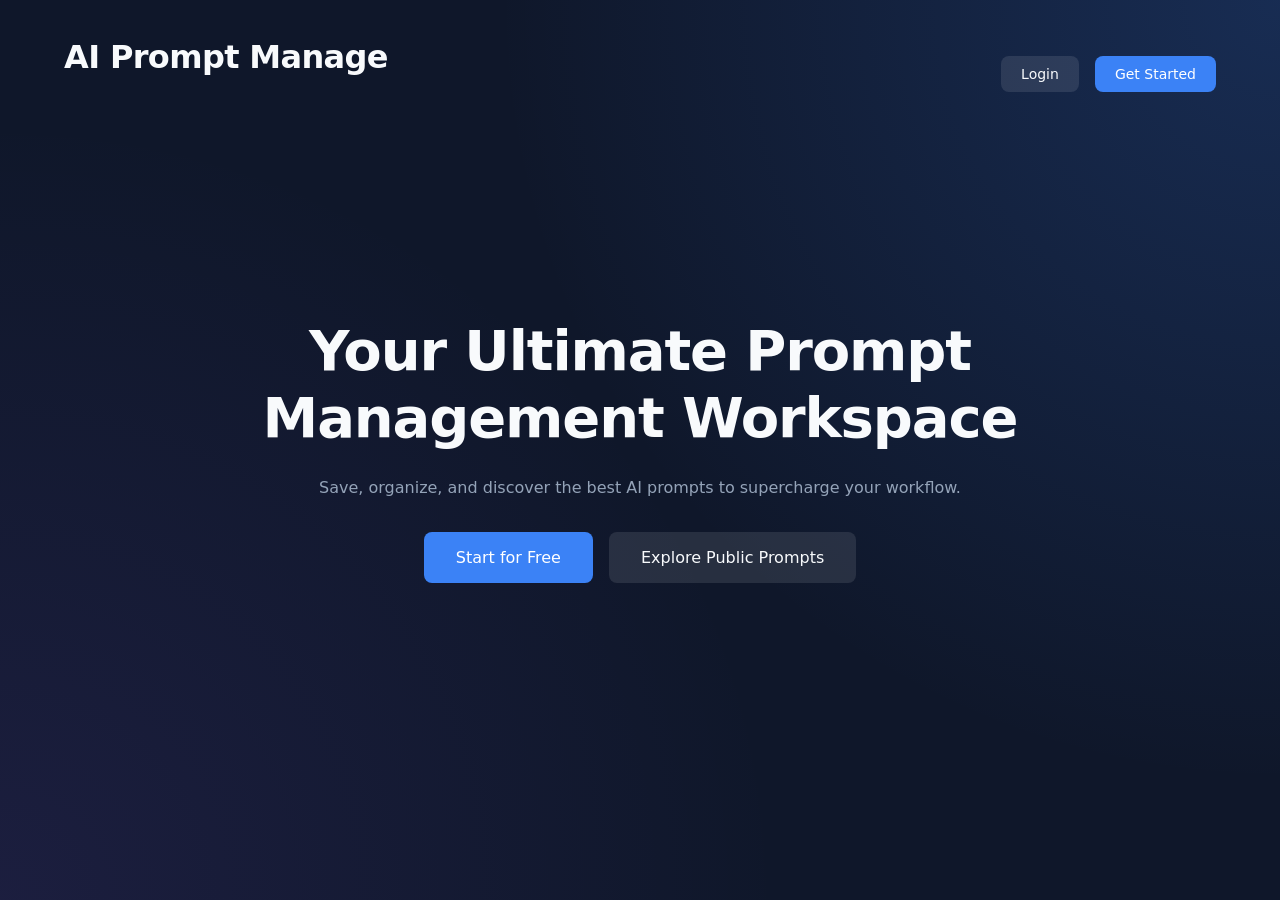
<file: index.html>
<!DOCTYPE html>
<html lang="en">

<head>
  <meta charset="UTF-8">
  <meta name="viewport" content="width=device-width, initial-scale=1.0">
  <title>Prompt App - Manage Your Prompts</title>
  <link rel="stylesheet" href="css/base.css">
  <link rel="stylesheet" href="css/layout.css">
  <link rel="stylesheet" href="css/components/buttons.css">
  <link rel="stylesheet" href="css/components/cards.css">
  <link rel="stylesheet" href="css/components/forms.css">
  <link rel="stylesheet" href="css/components/tags.css">
  <link rel="stylesheet" href="css/components/toast.css">
  <link rel="stylesheet" href="css/components/pagination.css">
  <link rel="stylesheet" href="css/components/modal.css">
  <link rel="stylesheet" href="css/pages/landing.css">

</head>

<body>

  <nav class="landing-nav">
    <h2>AI Prompt Manage</h2>
    <div class="hero-btns">
      <a href="pages/auth/login.html" class="btn btn-secondary">Login</a>
      <a href="pages/auth/register.html" class="btn btn-primary">Get Started</a>
    </div>
  </nav>

  <section class="landing-hero">
    <h1>Your Ultimate Prompt Management Workspace</h1>
    <p>Save, organize, and discover the best AI prompts to supercharge your workflow.</p>
    <div class="hero-btns">
      <a href="pages/auth/register.html" class="btn btn-primary" style="padding: 16px 32px; font-size: 16px;">Start for
        Free</a>
      <a href="pages/public/public.html?view=public" class="btn btn-secondary"
        style="padding: 16px 32px; font-size: 16px;">Explore Public Prompts</a>
    </div>
  </section>

</body>

</html>
</file>
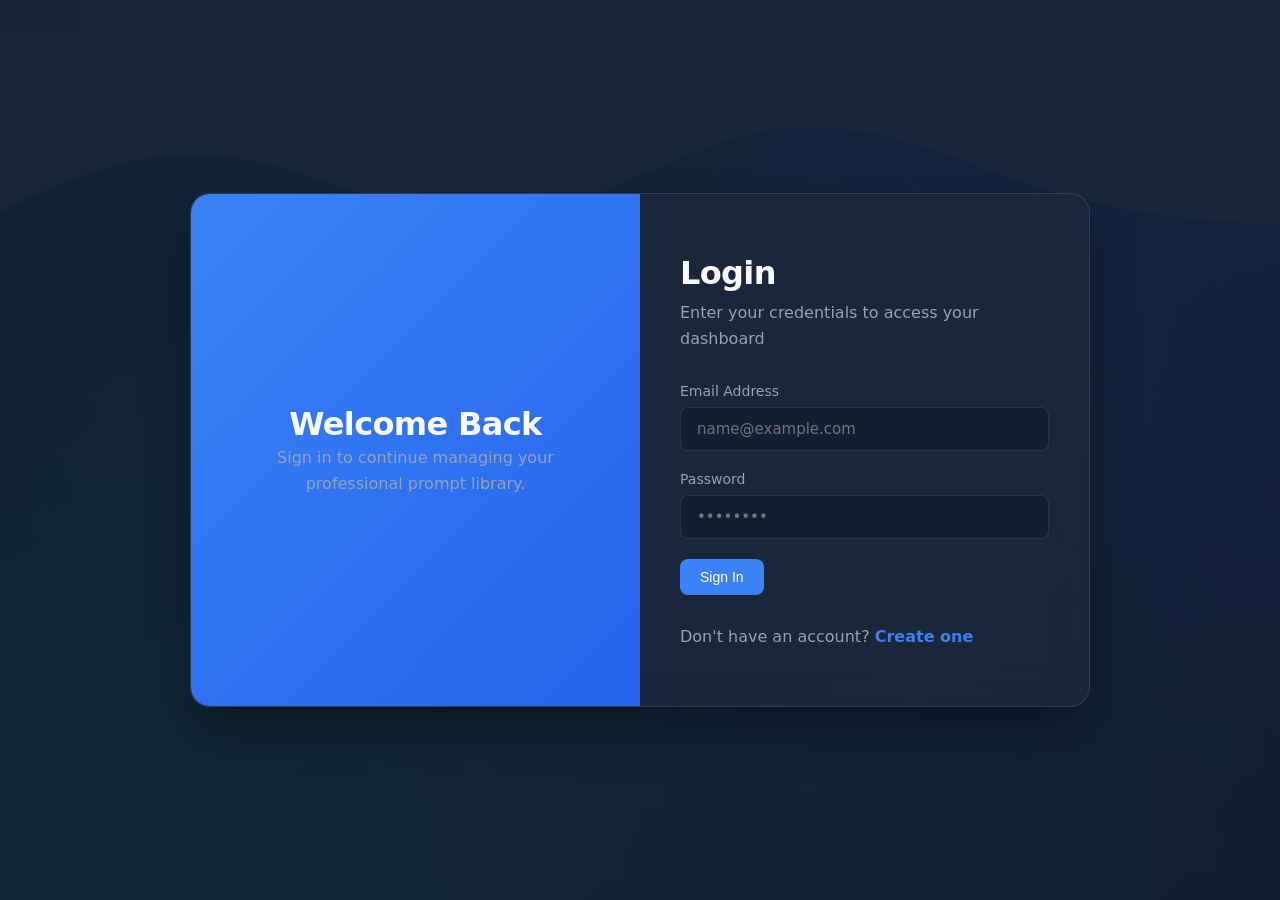
<file: pages/auth/login.html>
<!DOCTYPE html>
<html lang="en">
<head>
  <meta charset="UTF-8">
  <meta name="viewport" content="width=device-width, initial-scale=1.0">
  <title>Login - AI Prompt Manager</title>
  <link rel="stylesheet" href="../../css/base.css">
  <link rel="stylesheet" href="../../css/layout.css">
  <link rel="stylesheet" href="../../css/components/buttons.css">
  <link rel="stylesheet" href="../../css/components/cards.css">
  <link rel="stylesheet" href="../../css/components/forms.css">
  <link rel="stylesheet" href="../../css/components/tags.css">
  <link rel="stylesheet" href="../../css/components/toast.css">
  <link rel="stylesheet" href="../../css/components/pagination.css">
  <link rel="stylesheet" href="../../css/components/modal.css">
  <link rel="stylesheet" href="../../css/pages/auth.css">

</head>
<body class="auth-layout">

<div class="auth-container">
  <div class="auth-info">
    <h2>Welcome Back</h2>
    <p>Sign in to continue managing your professional prompt library.</p>
  </div>
  <div class="auth-card">
    <h1 class="auth-title">Login</h1>
    <p class="auth-subtitle">Enter your credentials to access your dashboard</p>
    
    <form id="loginForm">
      <div class="form-group">
        <label for="email">Email Address</label>
        <input type="email" id="email" class="form-control" placeholder="name@example.com" required>
      </div>
      <div class="form-group">
        <label for="password">Password</label>
        <input type="password" id="password" class="form-control" placeholder="••••••••" required>
      </div>
      <button type="submit" class="btn btn-primary">Sign In</button>
    </form>
    
    <div class="auth-footer">
      Don't have an account? <a href="register.html">Create one</a>
    </div>
  </div>
</div>

<script src="../../js/data/categories.js"></script>
<script src="../../js/data/prompts.js"></script>
<script src="../../js/utils.js"></script>
<script src="auth.js"></script>
</body>
</html>
</file>
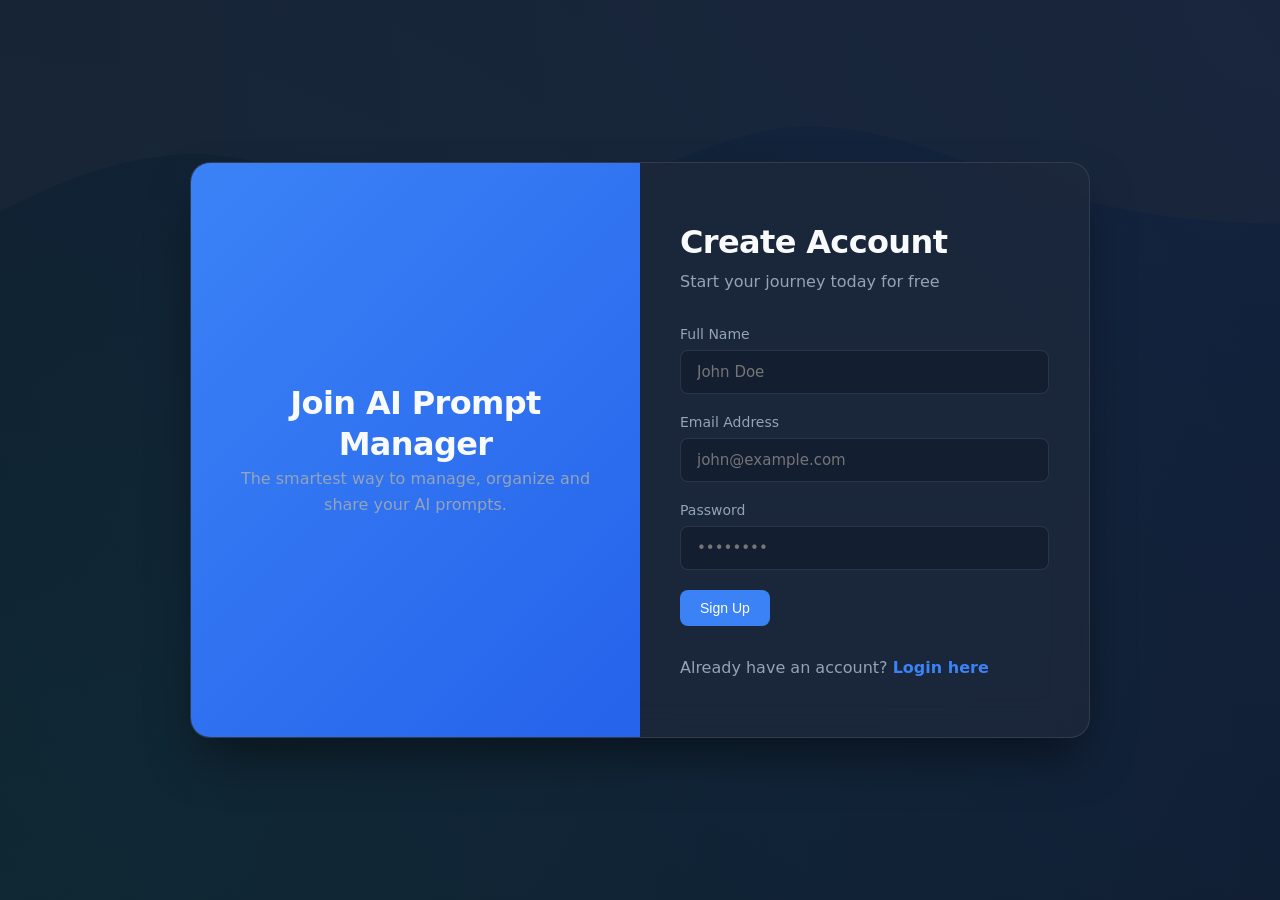
<file: pages/auth/register.html>
<!DOCTYPE html>
<html lang="en">
<head>
  <meta charset="UTF-8">
  <meta name="viewport" content="width=device-width, initial-scale=1.0">
  <title>Register - AI Prompt Manager</title>
  <link rel="stylesheet" href="../../css/base.css">
  <link rel="stylesheet" href="../../css/layout.css">
  <link rel="stylesheet" href="../../css/components/buttons.css">
  <link rel="stylesheet" href="../../css/components/cards.css">
  <link rel="stylesheet" href="../../css/components/forms.css">
  <link rel="stylesheet" href="../../css/components/tags.css">
  <link rel="stylesheet" href="../../css/components/toast.css">
  <link rel="stylesheet" href="../../css/components/pagination.css">
  <link rel="stylesheet" href="../../css/components/modal.css">
  <link rel="stylesheet" href="../../css/pages/auth.css">

</head>
<body class="auth-layout">

<div class="auth-container">
  <div class="auth-info">
    <h2>Join AI Prompt Manager</h2>
    <p>The smartest way to manage, organize and share your AI prompts.</p>
  </div>
  <div class="auth-card">
    <h1 class="auth-title">Create Account</h1>
    <p class="auth-subtitle">Start your journey today for free</p>
    
    <form id="registerForm">
      <div class="form-group">
        <label for="name">Full Name</label>
        <input type="text" id="name" class="form-control" placeholder="John Doe" required>
      </div>
      <div class="form-group">
        <label for="email">Email Address</label>
        <input type="email" id="email" class="form-control" placeholder="john@example.com" required>
      </div>
      <div class="form-group">
        <label for="password">Password</label>
        <input type="password" id="password" class="form-control" placeholder="••••••••" required>
      </div>
      <button type="submit" class="btn btn-primary">Sign Up</button>
    </form>
    
    <div class="auth-footer">
      Already have an account? <a href="login.html">Login here</a>
    </div>
  </div>
</div>

<script src="../../js/data/categories.js"></script>
<script src="../../js/data/prompts.js"></script>
<script src="../../js/utils.js"></script>
<script src="auth.js"></script>
</body>
</html>
</file>
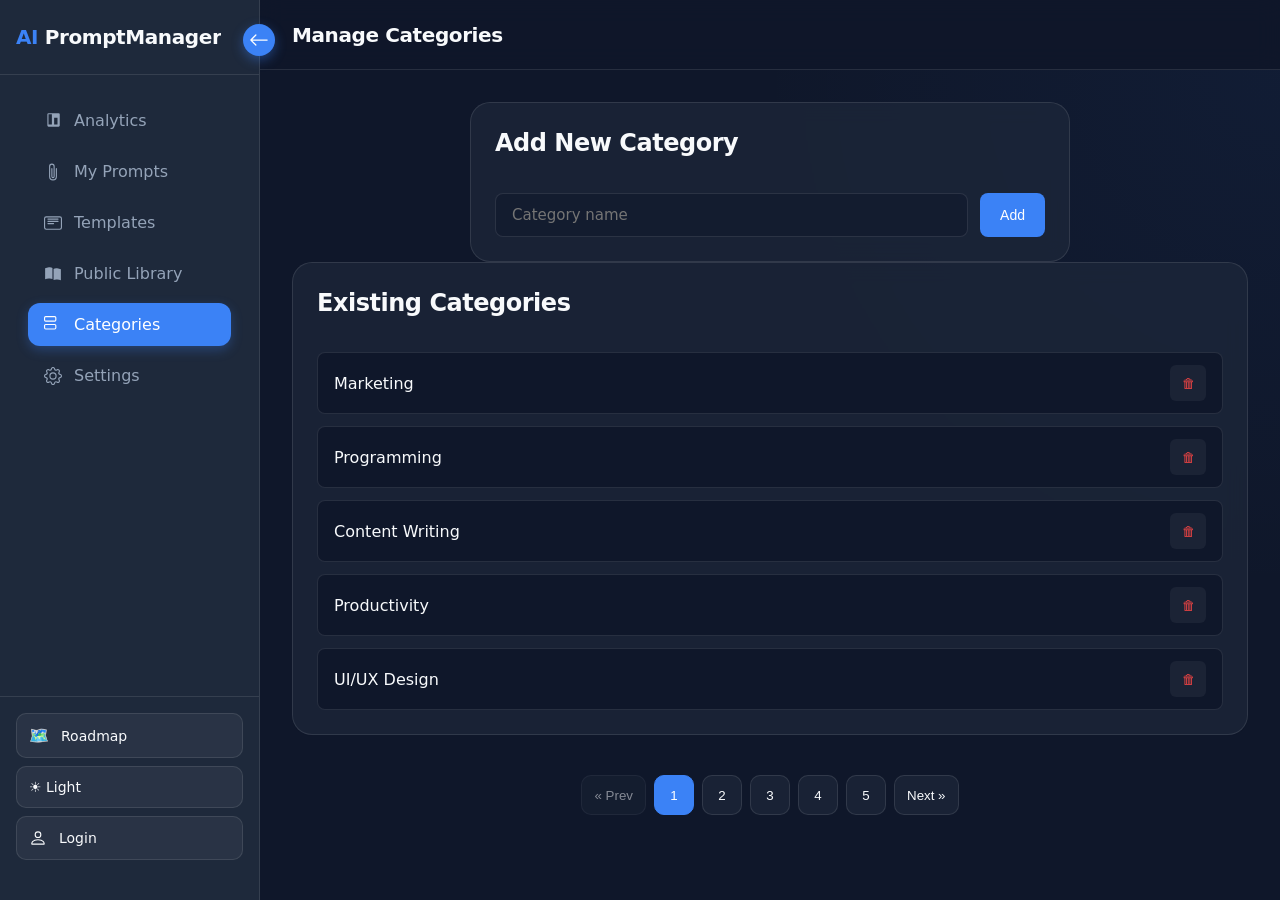
<file: pages/categories/categories.html>
<!DOCTYPE html>
<html lang="en">
<head>
  <meta charset="UTF-8">
  <meta name="viewport" content="width=device-width, initial-scale=1.0">
  <title>Categories - AI Prompt Manager</title>
  <link rel="stylesheet" href="../../css/base.css">
  <link rel="stylesheet" href="../../css/layout.css">
  <link rel="stylesheet" href="../../css/components/buttons.css">
  <link rel="stylesheet" href="../../css/components/cards.css">
  <link rel="stylesheet" href="../../css/components/forms.css">
  <link rel="stylesheet" href="../../css/components/tags.css">
  <link rel="stylesheet" href="../../css/components/toast.css">
  <link rel="stylesheet" href="../../css/components/pagination.css">
  <link rel="stylesheet" href="../../css/components/modal.css">
</head>
<body>

<div class="dashboard-layout">
  <div class="sidebar-container"></div>

  <div class="main-wrapper">
    <header class="dashboard-header">
      <div class="header-title">
        <h1>Manage Categories</h1>
      </div>
    </header>
    
    <main class="content-area">
      <div class="content-container">
        <div class="form-card center-card mb-3">
          <h3 class="mb-2">Add New Category</h3>
          <form id="addCategoryForm" style="display: flex; gap: 12px;">
            <input type="text" id="newCategory" class="form-control" placeholder="Category name" required style="flex: 1;">
            <button type="submit" class="btn btn-primary">Add</button>
          </form>
        </div>

        <div class="card">
          <h3 class="mb-2">Existing Categories</h3>
          <ul id="categoryList" style="list-style: none; display: flex; flex-direction: column; gap: 12px;">
            
          </ul>
        </div>
        <div id="pagination" class="pagination"></div>
      </div>
    </main>
  </div>
</div>

<script src="../../js/data/categories.js"></script>
<script src="../../js/data/prompts.js"></script>
<script src="../../js/utils.js"></script>
<script src="../../js/components.js"></script>
<script src="categories.js"></script>
</body>
</html>
</file>
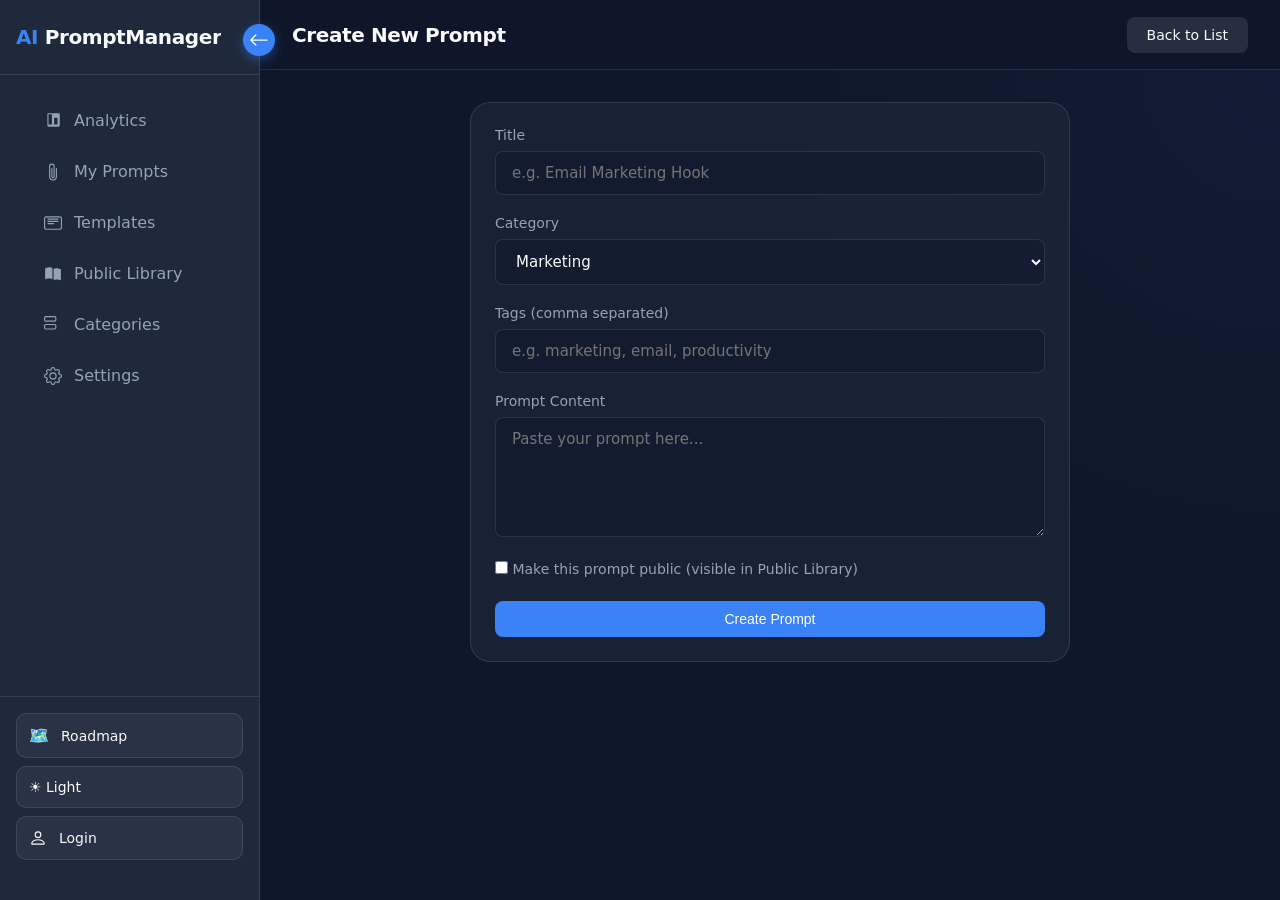
<file: pages/prompts/create.html>
<!DOCTYPE html>
<html lang="en">

<head>
  <meta charset="UTF-8">
  <meta name="viewport" content="width=device-width, initial-scale=1.0">
  <title>New Prompt - AI Prompt Manager</title>
  <link rel="stylesheet" href="../../css/base.css">
  <link rel="stylesheet" href="../../css/layout.css">
  <link rel="stylesheet" href="../../css/components/buttons.css">
  <link rel="stylesheet" href="../../css/components/cards.css">
  <link rel="stylesheet" href="../../css/components/forms.css">
  <link rel="stylesheet" href="../../css/components/tags.css">
  <link rel="stylesheet" href="../../css/components/toast.css">
  <link rel="stylesheet" href="../../css/components/pagination.css">
  <link rel="stylesheet" href="../../css/components/modal.css">
</head>

<body>

  <div class="dashboard-layout">
    <div class="sidebar-container"></div>

    <div class="main-wrapper">
      <header class="dashboard-header">
        <div class="header-title">
          <h1>Create New Prompt</h1>
        </div>
        <div>
          <a href="prompts.html" class="btn btn-secondary">Back to List</a>
        </div>
      </header>

      <main class="content-area">
        <div class="content-container">
          <div class="form-card center-card">
            <form id="createPromptForm">
              <div class="form-group">
                <label for="title">Title</label>
                <input type="text" id="title" class="form-control" placeholder="e.g. Email Marketing Hook" required>
              </div>

              <div class="form-group">
                <label for="category">Category</label>
                <select id="category" class="form-control"></select>
              </div>

              <div class="form-group">
                <label for="tags">Tags (comma separated)</label>
                <input type="text" id="tags" class="form-control" placeholder="e.g. marketing, email, productivity">
              </div>

              <div class="form-group">
                <label for="text">Prompt Content</label>
                <textarea id="text" class="form-control" placeholder="Paste your prompt here..." required></textarea>
              </div>

              <div class="form-group">
                <label class="checkbox-label">
                  <input type="checkbox" id="public">
                  <span>Make this prompt public (visible in Public Library)</span>
                </label>
              </div>

              <div class="mt-3">
                <button type="submit" class="btn btn-primary" style="width: 100%;">Create Prompt</button>
              </div>
            </form>
          </div>
        </div>
      </main>
    </div>
  </div>

  <script src="../../js/data/categories.js"></script>
  <script src="../../js/data/prompts.js"></script>
  <script src="../../js/utils.js"></script>
  <script src="../../js/components.js"></script>
  <script src="create.js"></script>
</body>

</html>
</file>
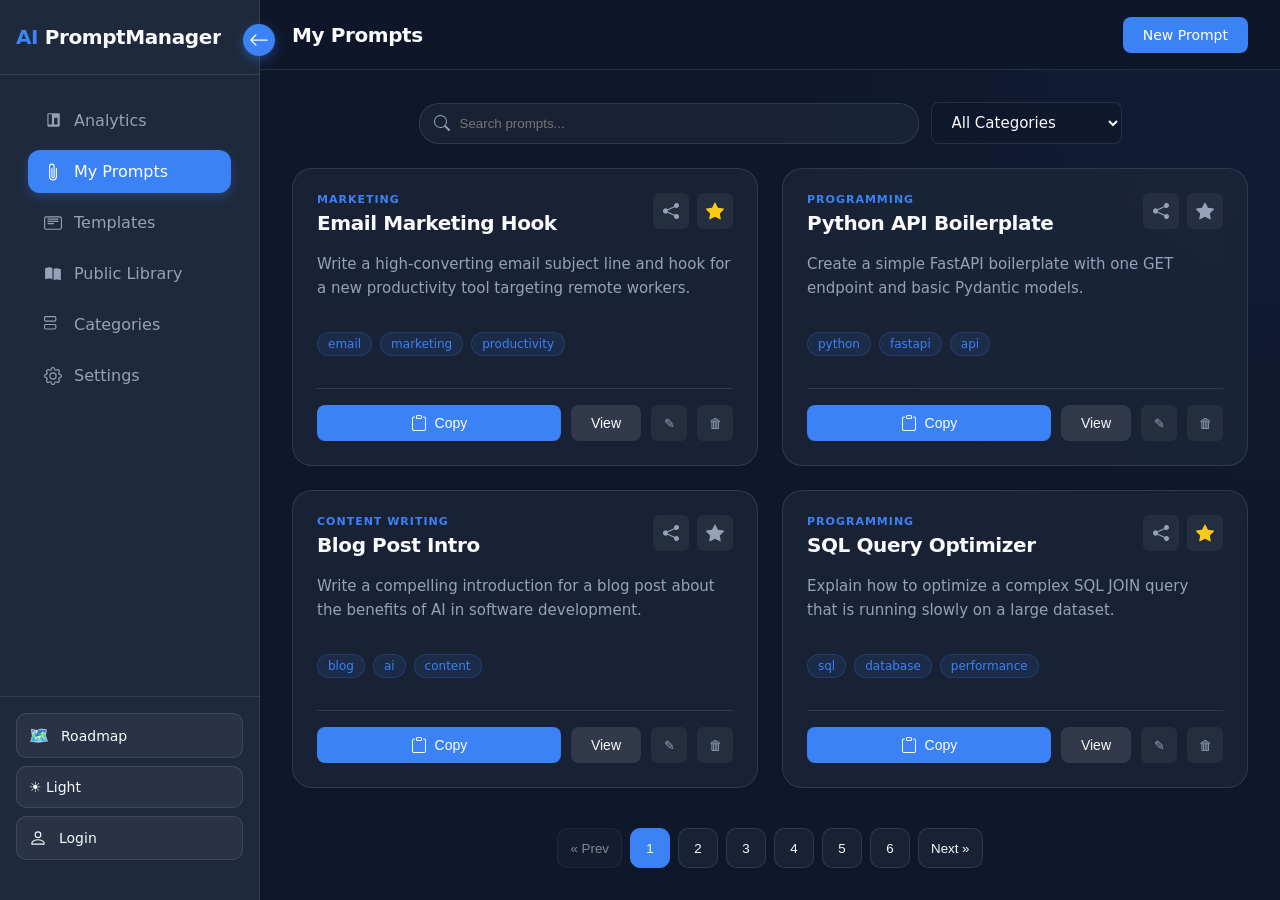
<file: pages/prompts/edit.html>
<!DOCTYPE html>
<html lang="en">
<head>
  <meta charset="UTF-8">
  <meta name="viewport" content="width=device-width, initial-scale=1.0">
  <title>Edit Prompt - AI Prompt Manager</title>
  <link rel="stylesheet" href="../../css/base.css">
  <link rel="stylesheet" href="../../css/layout.css">
  <link rel="stylesheet" href="../../css/components/buttons.css">
  <link rel="stylesheet" href="../../css/components/cards.css">
  <link rel="stylesheet" href="../../css/components/forms.css">
  <link rel="stylesheet" href="../../css/components/tags.css">
  <link rel="stylesheet" href="../../css/components/toast.css">
  <link rel="stylesheet" href="../../css/components/pagination.css">
  <link rel="stylesheet" href="../../css/components/modal.css">
</head>
<body>

<div class="dashboard-layout">
  <div class="sidebar-container"></div>

  <div class="main-wrapper">
    <header class="dashboard-header">
      <div class="header-title">
        <h1>Edit Prompt</h1>
      </div>
      <div>
        <a href="prompts.html" class="btn btn-secondary">Cancel</a>
      </div>
    </header>
    
    <main class="content-area">
      <div class="content-container">
        <div class="form-card center-card">
          <form id="editPromptForm">
            <div class="form-group">
              <label for="title">Title</label>
              <input type="text" id="title" class="form-control" required>
            </div>
            
            <div class="form-group">
              <label for="category">Category</label>
              <select id="category" class="form-control"></select>
            </div>

            <div class="form-group">
              <label for="tags">Tags (comma separated)</label>
              <input type="text" id="tags" class="form-control">
            </div>
            
            <div class="form-group">
              <label for="text">Prompt Content</label>
              <textarea id="text" class="form-control" required></textarea>
            </div>
            
            <div class="form-group">
              <label class="checkbox-label">
                <input type="checkbox" id="public">
                <span>Make this prompt public</span>
              </label>
            </div>
            
            <div class="mt-3">
              <button type="submit" class="btn btn-primary" style="width: 100%;">Save Changes</button>
            </div>
          </form>
        </div>
      </div>
    </main>
  </div>
</div>

<script src="../../js/data/categories.js"></script>
<script src="../../js/data/prompts.js"></script>
<script src="../../js/utils.js"></script>
<script src="../../js/components.js"></script>
<script src="edit.js"></script>
</body>
</html>
</file>
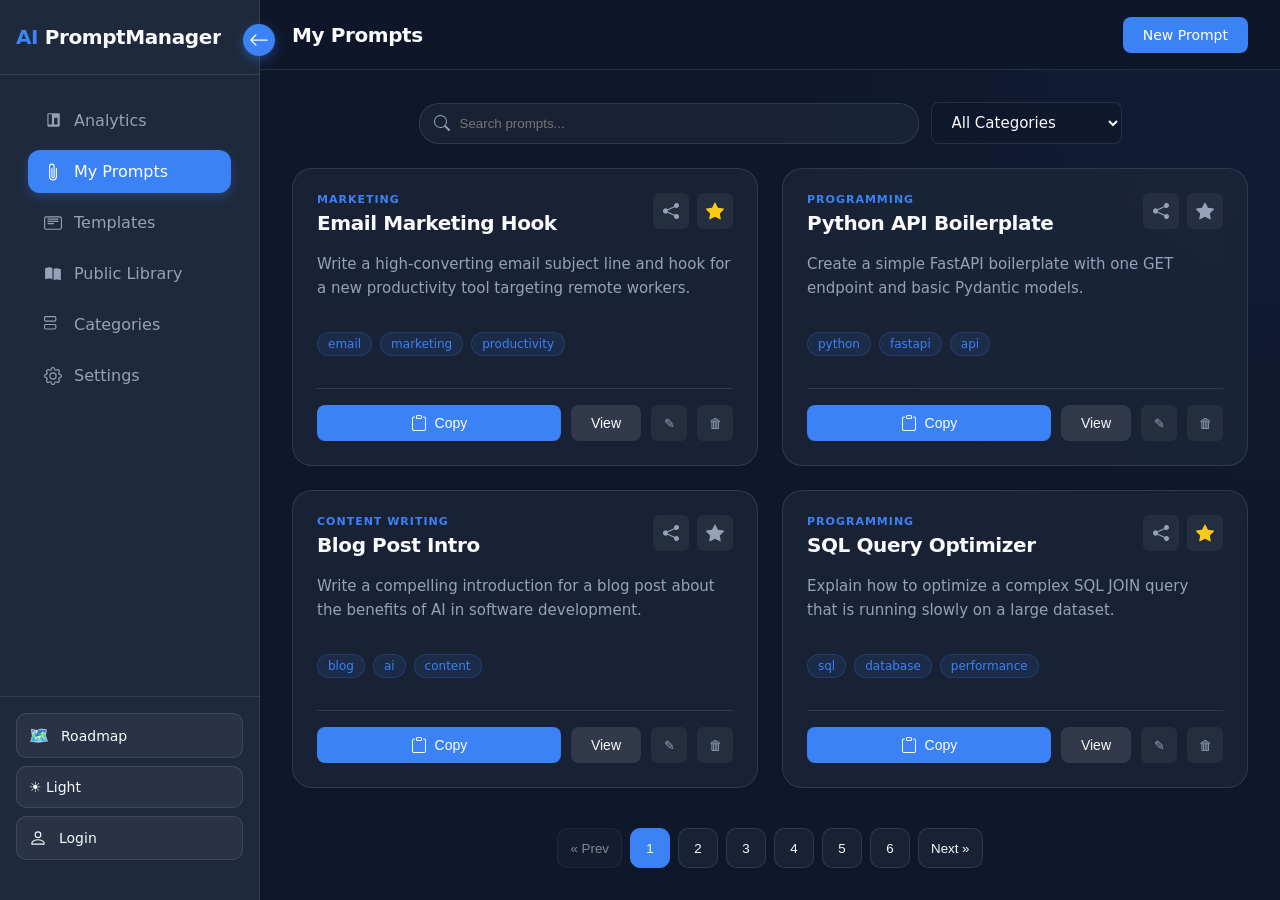
<file: pages/prompts/prompts.html>
<!DOCTYPE html>
<html lang="en">
<head>
  <meta charset="UTF-8">
  <meta name="viewport" content="width=device-width, initial-scale=1.0">
  <title>My Prompts - AI Prompt Manager</title>
  <link rel="stylesheet" href="../../css/base.css">
  <link rel="stylesheet" href="../../css/layout.css">
  <link rel="stylesheet" href="../../css/components/buttons.css">
  <link rel="stylesheet" href="../../css/components/cards.css">
  <link rel="stylesheet" href="../../css/components/forms.css">
  <link rel="stylesheet" href="../../css/components/tags.css">
  <link rel="stylesheet" href="../../css/components/toast.css">
  <link rel="stylesheet" href="../../css/components/pagination.css">
  <link rel="stylesheet" href="../../css/components/modal.css">

</head>
<body onload="loadPrompts()">

<div class="dashboard-layout">
  
  <div class="sidebar-container"></div>

  
  <div class="main-wrapper">
    <header class="dashboard-header">
      <div class="header-title">
        <h1>My Prompts</h1>
      </div>
      <div>
        <a href="create.html" class="btn btn-primary">New Prompt</a>
      </div>
    </header>
    
    <main class="content-area">
      <div class="content-container">
        <div class="search-wrapper" style="display: flex; justify-content: center; gap: 12px; align-items: center; width: 100%; flex-wrap: wrap;">
          <input type="text" id="search" class="search-input" placeholder="Search prompts..." oninput="loadPrompts()" style="flex: 1; min-width: 250px; max-width: 500px;">
          <select id="categoryFilter" class="form-control" onchange="loadPrompts()" style="width: auto; min-width: 160px; padding: 10px 16px;">
            <option value="">All Categories</option>
          </select>
        </div>
        
        <div id="prompts" class="grid-container">
          
        </div>

        <div id="pagination" class="pagination"></div>
      </div>
    </main>
  </div>
</div>

<script src="../../js/data/categories.js"></script>
<script src="../../js/data/prompts.js"></script>
<script src="../../js/utils.js"></script>
<script src="../../js/components.js"></script>
<script src="prompts.js"></script>
</body>
</html>
</file>
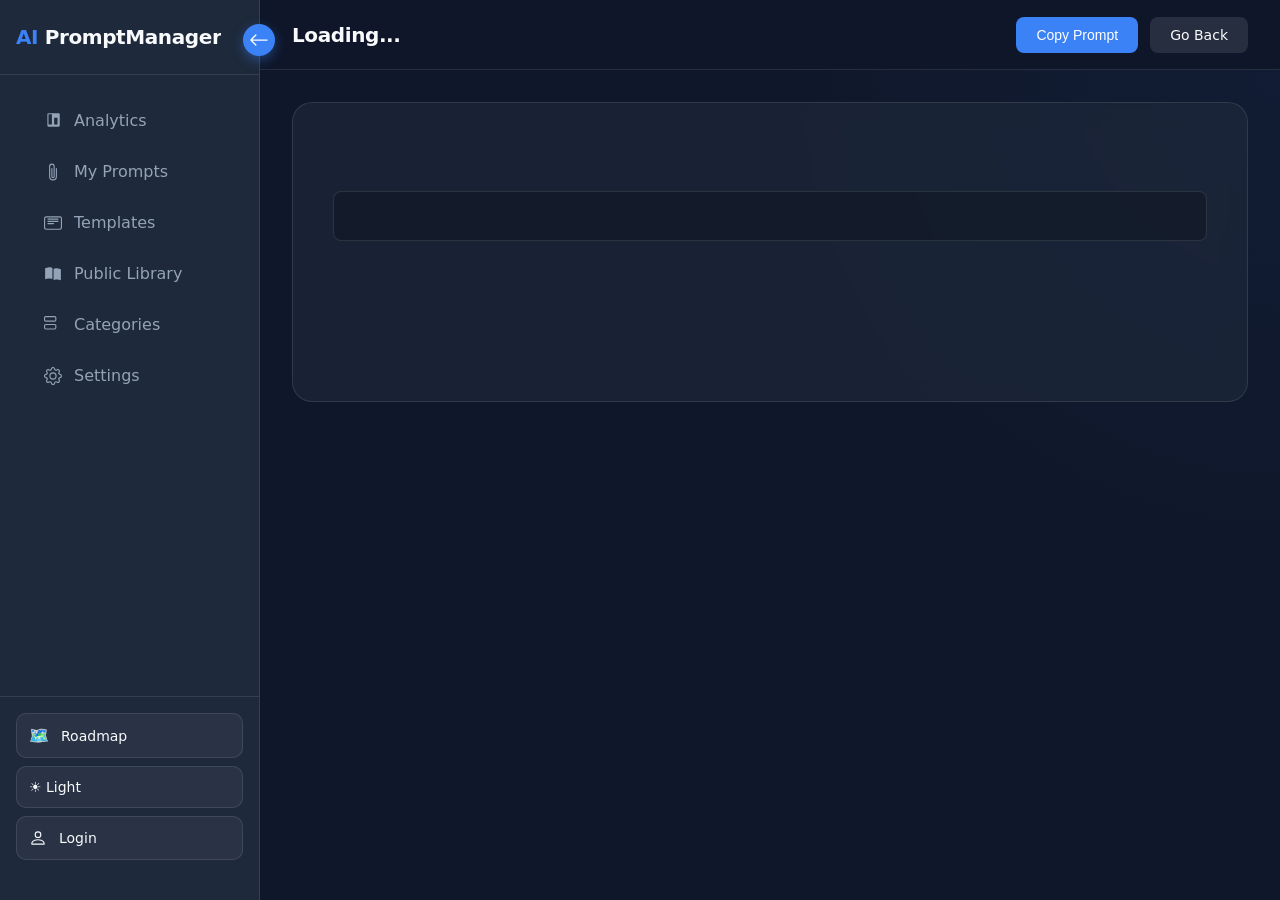
<file: pages/prompts/view.html>
<!DOCTYPE html>
<html lang="en">
<head>
  <meta charset="UTF-8">
  <meta name="viewport" content="width=device-width, initial-scale=1.0">
  <title>View Prompt - AI Prompt Manager</title>
  <link rel="stylesheet" href="../../css/base.css">
  <link rel="stylesheet" href="../../css/layout.css">
  <link rel="stylesheet" href="../../css/components/buttons.css">
  <link rel="stylesheet" href="../../css/components/cards.css">
  <link rel="stylesheet" href="../../css/components/forms.css">
  <link rel="stylesheet" href="../../css/components/tags.css">
  <link rel="stylesheet" href="../../css/components/toast.css">
  <link rel="stylesheet" href="../../css/components/pagination.css">
  <link rel="stylesheet" href="../../css/components/modal.css">
</head>
<body>

<div class="dashboard-layout">
  <div class="sidebar-container"></div>

  <div class="main-wrapper">
    <header class="dashboard-header">
      <div class="header-title">
        <h1 id="viewTitle">Loading...</h1>
      </div>
      <div style="display: flex; gap: 12px;">
        <button id="copyBtn" class="btn btn-primary">Copy Prompt</button>
        <a href="javascript:history.back()" class="btn btn-secondary">Go Back</a>
      </div>
    </header>
    
    <main class="content-area">
      <div class="content-container">
        <div class="card" style="padding: 40px; min-height: 300px;">
          <div id="viewHeader" class="mb-3">
             <div id="viewCategory" style="color: var(--accent); font-weight: 500;" class="mb-1"></div>
             <div id="viewTags" class="tags-container"></div>
          </div>
          <div id="viewText" style="white-space: pre-wrap; line-height: 1.8; color: var(--text-primary); font-size: 16px; background: rgba(0,0,0,0.2); padding: 24px; border-radius: 8px; border: 1px solid var(--border);"></div>
        </div>
      </div>
    </main>
  </div>
</div>

<script src="../../js/data/categories.js"></script>
<script src="../../js/data/prompts.js"></script>
<script src="../../js/utils.js"></script>
<script src="../../js/components.js"></script>
<script src="view.js"></script>
</body>
</html>
</file>
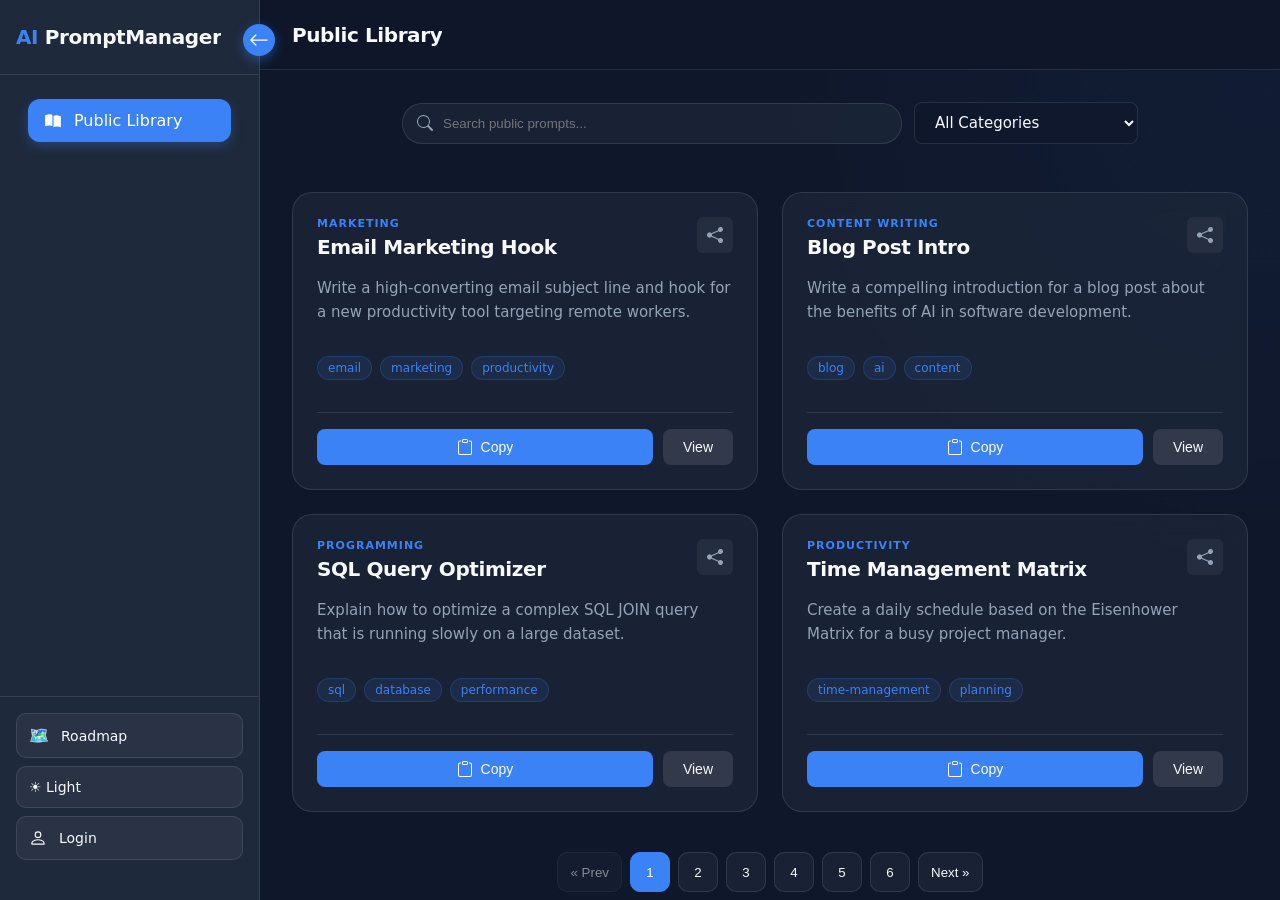
<file: pages/public/public.html>
<!DOCTYPE html>
<html lang="en">
<head>
  <meta charset="UTF-8">
  <meta name="viewport" content="width=device-width, initial-scale=1.0">
  <title>Public Library - AI Prompt Manager</title>
  <link rel="stylesheet" href="../../css/base.css">
  <link rel="stylesheet" href="../../css/layout.css">
  <link rel="stylesheet" href="../../css/components/buttons.css">
  <link rel="stylesheet" href="../../css/components/cards.css">
  <link rel="stylesheet" href="../../css/components/forms.css">
  <link rel="stylesheet" href="../../css/components/tags.css">
  <link rel="stylesheet" href="../../css/components/toast.css">
  <link rel="stylesheet" href="../../css/components/pagination.css">
  <link rel="stylesheet" href="../../css/components/modal.css">

</head>
<body>

<div class="dashboard-layout">
  <div class="sidebar-container"></div>

  <div class="main-wrapper">
    <header class="dashboard-header">
      <div class="header-title">
        <h1>Public Library</h1>
      </div>
    </header>
    
    <main class="content-area">
      <div class="content-container">
        <div class="search-wrapper" style="display: flex; justify-content: center; gap: 12px; align-items: center; width: 100%; flex-wrap: wrap; margin-bottom: 24px;">
          <input type="text" id="search" class="search-input" placeholder="Search public prompts..." oninput="loadPublicPrompts()" style="flex: 1; min-width: 250px; max-width: 500px;">
          <select id="categoryFilter" class="form-control" onchange="loadPublicPrompts()" style="width: auto; min-width: 160px; padding: 10px 16px;">
            <option value="">All Categories</option>
          </select>
        </div>

        <div id="publicPrompts" class="grid-container">
          
        </div>

        <div id="pagination" class="pagination"></div>
      </div>
    </main>
  </div>
</div>

<script src="../../js/data/categories.js"></script>
<script src="../../js/data/prompts.js"></script>
<script src="../../js/utils.js"></script>
<script src="../../js/components.js"></script>
<script src="public.js"></script>
</body>
</html>
</file>
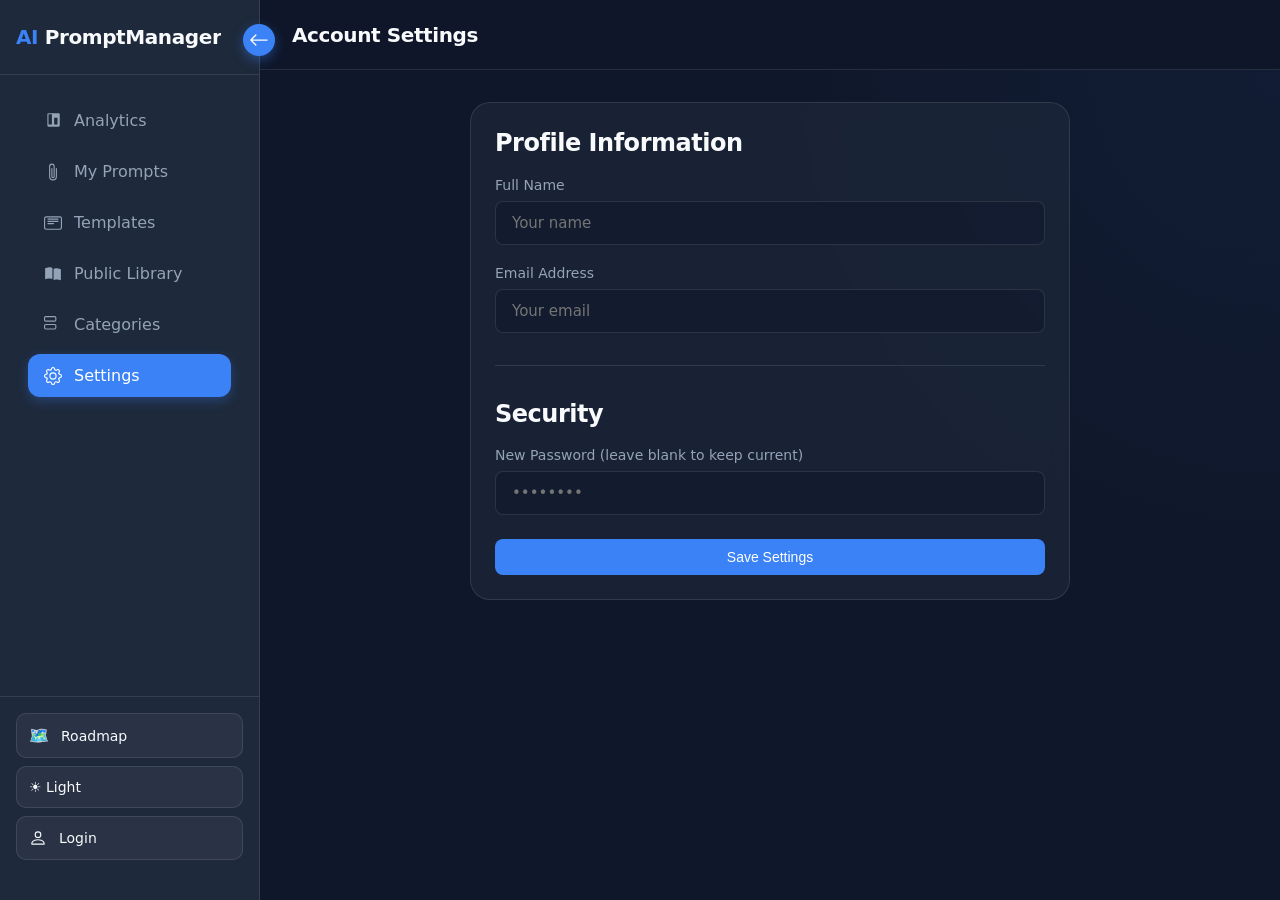
<file: pages/settings/settings.html>
<!DOCTYPE html>
<html lang="en">
<head>
  <meta charset="UTF-8">
  <meta name="viewport" content="width=device-width, initial-scale=1.0">
  <title>Settings - AI Prompt Manager</title>
  <link rel="stylesheet" href="../../css/base.css">
  <link rel="stylesheet" href="../../css/layout.css">
  <link rel="stylesheet" href="../../css/components/buttons.css">
  <link rel="stylesheet" href="../../css/components/cards.css">
  <link rel="stylesheet" href="../../css/components/forms.css">
  <link rel="stylesheet" href="../../css/components/tags.css">
  <link rel="stylesheet" href="../../css/components/toast.css">
  <link rel="stylesheet" href="../../css/components/pagination.css">
  <link rel="stylesheet" href="../../css/components/modal.css">
</head>
<body>

<div class="dashboard-layout">
  <div class="sidebar-container"></div>

  <div class="main-wrapper">
    <header class="dashboard-header">
      <div class="header-title">
        <h1>Account Settings</h1>
      </div>
    </header>
    
    <main class="content-area">
      <div class="content-container">
        <div class="form-card center-card">
          <form id="settingsForm">
            <h3 class="mb-2">Profile Information</h3>
            <div class="form-group">
              <label for="profileName">Full Name</label>
              <input type="text" id="profileName" class="form-control" placeholder="Your name">
            </div>
            
            <div class="form-group">
              <label for="profileEmail">Email Address</label>
              <input type="email" id="profileEmail" class="form-control" placeholder="Your email">
            </div>

            <hr style="border: 0; border-top: 1px solid var(--border); margin: 32px 0;">
            
            <h3 class="mb-2">Security</h3>
            <div class="form-group">
              <label for="profilePassword">New Password (leave blank to keep current)</label>
              <input type="password" id="profilePassword" class="form-control" placeholder="••••••••">
            </div>
            
            <div class="mt-3">
              <button type="submit" class="btn btn-primary" style="width: 100%;">Save Settings</button>
            </div>
          </form>
        </div>
      </div>
    </main>
  </div>
</div>

<script src="../../js/data/categories.js"></script>
<script src="../../js/data/prompts.js"></script>
<script src="../../js/utils.js"></script>
<script src="../../js/components.js"></script>
<script src="settings.js"></script>
</body>
</html>
</file>
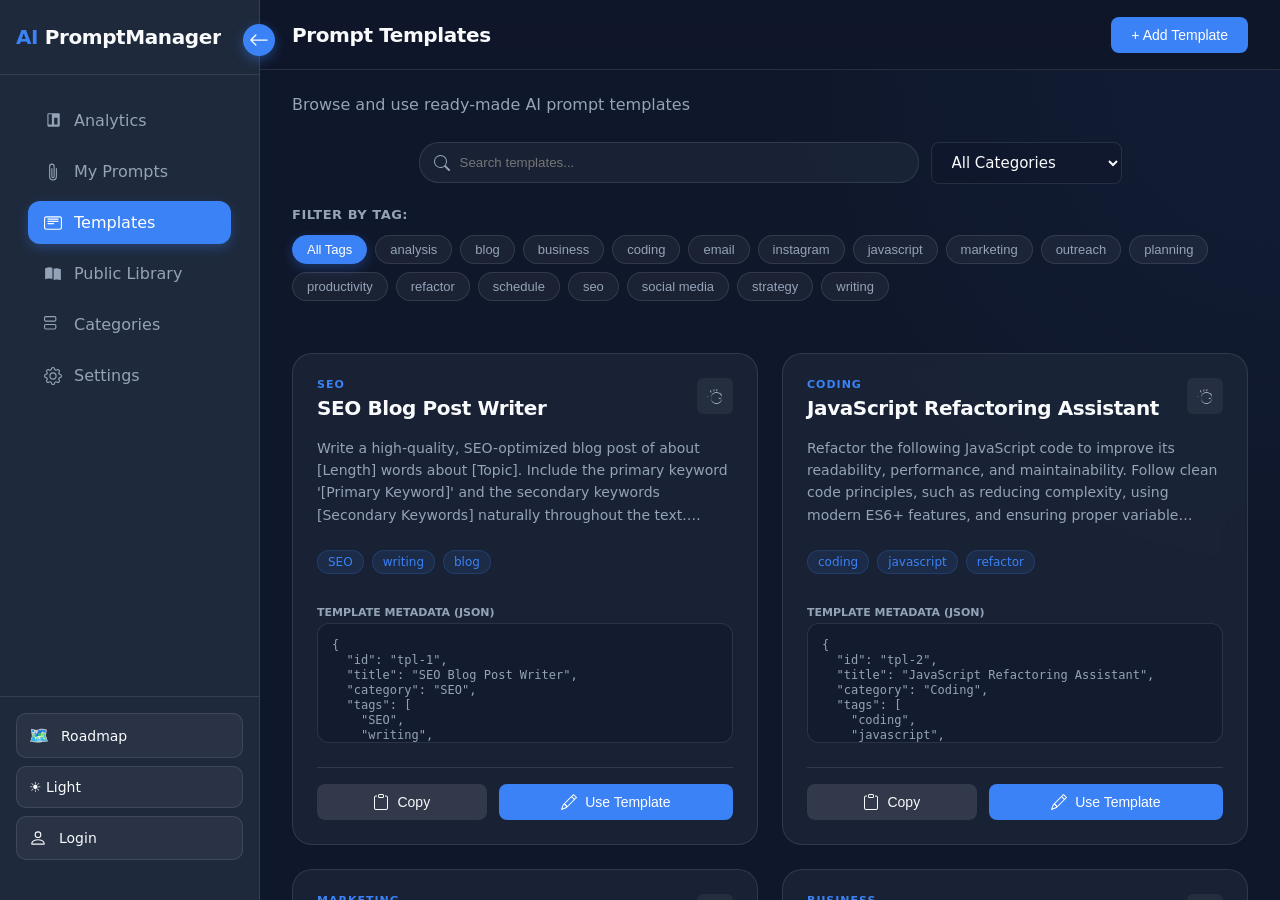
<file: pages/templates/templates.html>
<!DOCTYPE html>
<html lang="en">
<head>
  <meta charset="UTF-8">
  <meta name="viewport" content="width=device-width, initial-scale=1.0">
  <title>Prompt Templates - AI Prompt Manager</title>
  <link rel="stylesheet" href="../../css/base.css">
  <link rel="stylesheet" href="../../css/layout.css">
  <link rel="stylesheet" href="../../css/components/buttons.css">
  <link rel="stylesheet" href="../../css/components/cards.css">
  <link rel="stylesheet" href="../../css/components/forms.css">
  <link rel="stylesheet" href="../../css/components/tags.css">
  <link rel="stylesheet" href="../../css/components/toast.css">
  <link rel="stylesheet" href="../../css/components/pagination.css">
  <link rel="stylesheet" href="../../css/components/modal.css">
  <link rel="stylesheet" href="templates.css">
</head>
<body>

<div class="dashboard-layout">
  
  <div class="sidebar-container"></div>

  
  <div class="main-wrapper">
    <header class="dashboard-header">
      <div class="header-title">
        <h1>Prompt Templates</h1>
      </div>
      <div>
        <button onclick="openAddTemplateModal()" class="btn btn-primary">+ Add Template</button>
      </div>
    </header>
    
    <main class="content-area">
      <div class="content-container">
        
        <div style="margin-bottom: 24px;">
          <p style="font-size: 16px; margin-top: -10px;">Browse and use ready-made AI prompt templates</p>
        </div>

        <div class="search-wrapper" style="display: flex; justify-content: center; gap: 12px; align-items: center; width: 100%; flex-wrap: wrap; margin-bottom: 20px;">
          <input type="text" id="search" class="search-input" placeholder="Search templates..." oninput="filterTemplates()" style="flex: 1; min-width: 250px; max-width: 500px;">
          <select id="categoryFilter" class="form-control" onchange="filterTemplates()" style="width: auto; min-width: 160px; padding: 10px 16px;">
            <option value="">All Categories</option>
          </select>
        </div>

        
        <div style="margin-bottom: 16px;">
          <span style="font-size: 13px; font-weight: 600; color: var(--text-secondary); text-transform: uppercase; letter-spacing: 0.5px;">Filter by Tag:</span>
          <div id="tagsFilterContainer" class="filter-tags-list">
            
          </div>
        </div>
        
        <div id="templatesGrid" class="grid-container">
          
        </div>

        <div id="pagination" class="pagination"></div>
      </div>
    </main>
  </div>
</div>


<div id="addTemplateModal" class="modal-overlay">
  <div class="modal-box">
    <div class="modal-header">
      <h3>Add New Template</h3>
      <button class="modal-close" onclick="closeAddTemplateModal()">&times;</button>
    </div>
    <form id="addTemplateForm">
      <div class="form-group">
        <label for="templateTitle">Title</label>
        <input type="text" id="templateTitle" class="form-control" placeholder="e.g. SEO Blog Post Writer" required>
      </div>
      
      <div class="form-group">
        <label for="templateCategory">Category</label>
        <select id="templateCategory" class="form-control" required></select>
      </div>

      <div class="form-group">
        <label for="tagsInput">Tags (Press Enter to add)</label>
        <div class="tag-input-wrapper">
          <div id="modalTagsList" class="tags-container" style="margin-bottom: 8px;"></div>
          <input type="text" id="tagsInput" class="form-control" placeholder="Type tag and press Enter...">
        </div>
      </div>
      
      <div class="form-group">
        <label for="templatePrompt">Prompt Content</label>
        <textarea id="templatePrompt" class="form-control" placeholder="Paste your template here. Use square brackets like [Topic] for placeholders..." required></textarea>
      </div>
      
      <div class="mt-3">
        <button type="submit" class="btn btn-primary" style="width: 100%;">Create Template</button>
      </div>
    </form>
  </div>
</div>


<div id="useTemplateModal" class="modal-overlay">
  <div class="modal-box">
    <div class="modal-header">
      <h3 id="useTemplateTitle">Use Template</h3>
      <button class="modal-close" onclick="closeUseTemplateModal()">&times;</button>
    </div>
    <div class="mb-2">
      <p id="useTemplateCategory" class="card-category" style="margin-bottom: 4px;"></p>
      <p id="useTemplateDesc" style="font-size: 14px; margin-bottom: 16px; color: var(--text-secondary);"></p>
    </div>
    
    
    <form id="useTemplateForm">
      <div id="placeholdersContainer" style="display: flex; flex-direction: column; gap: 16px; margin-bottom: 20px;">
        
      </div>
      
      <div class="form-group">
        <label>Compiled Prompt Preview</label>
        <textarea id="compiledPromptText" class="form-control" style="min-height: 150px; background-color: var(--bg-input);" readonly></textarea>
      </div>
      
      <div style="display: flex; gap: 12px; margin-top: 24px;">
        <button type="button" onclick="copyCompiledPrompt()" class="btn btn-primary" style="flex: 1;">Copy Prompt</button>
        <button type="button" onclick="closeUseTemplateModal()" class="btn btn-secondary">Close</button>
      </div>
    </form>
  </div>
</div>

<script src="../../js/data/categories.js"></script>
<script src="../../js/data/prompts.js"></script>
<script src="../../js/utils.js"></script>
<script src="../../js/components.js"></script>
<script src="templates.js"></script>
</body>
</html>
</file>
<file: css/base.css>
:root {
  
  --bg-primary: #0f172a;
  --bg-secondary: #1e293b;
  --bg-card: rgba(30, 41, 59, 0.7);
  --bg-input: rgba(15, 23, 42, 0.5);
  --bg-header: rgba(15, 23, 42, 0.8);
  --text-primary: #f8fafc;
  --text-secondary: #94a3b8;
  --accent: #3b82f6;
  --accent-hover: #2563eb;
  --success: #10b981;
  --warning: #facc15;
  --danger: #ef4444;
  --border: rgba(255, 255, 255, 0.1);
  --sidebar-width: 260px;
  --sidebar-collapsed-width: 80px;
  --header-height: 70px;
  --font-family: 'Inter', 'Segoe UI', system-ui, sans-serif;
  --border-radius: 12px;
  --transition: all 0.3s ease;
  --search-svg: url('data:image/svg+xml;utf8,<svg xmlns="http://www.w3.org/2000/svg" width="16" height="16" fill="%2394a3b8" viewBox="0 0 16 16"><path fill-rule="evenodd" d="M11.742 10.344a6.5 6.5 0 1 0-1.397 1.398h-.001q.044.06.098.115l3.85 3.85a1 1 0 0 0 1.415-1.414l-3.85-3.85a1 1 0 0 0-.115-.1zM12 6.5a5.5 5.5 0 1 1-11 0 5.5 5.5 0 0 1 11 0"/></svg>');
}


html[data-theme="light"] {
  --bg-primary: #f1f5f9;
  --bg-secondary: #ffffff;
  --bg-card: #ffffff;
  --bg-input: #f8fafc;
  --bg-header: rgba(255, 255, 255, 0.8);
  --text-primary: #0f172a;
  --text-secondary: #64748b;
  --border: rgba(0, 0, 0, 0.1);
  --search-svg: url('data:image/svg+xml;utf8,<svg xmlns="http://www.w3.org/2000/svg" width="16" height="16" fill="%2364748b" viewBox="0 0 16 16"><path d="M11.742 10.344a6.5 6.5 0 1 0-1.397 1.398h-.001q.044.06.098.115l3.85 3.85a1 1 0 0 0 1.415-1.414l-3.85-3.85a1 1 0 0 0-.115-.1zM12 6.5a5.5 5.5 0 1 1-11 0 5.5 5.5 0 0 1 11 0"/></svg>');
}

html,
body {
  height: 100%;
}

* {
  margin: 0;
  padding: 0;
  box-sizing: border-box;
}

body {
  font-family: var(--font-family);
  background-color: var(--bg-primary);
  color: var(--text-primary);
  min-height: 100vh;
  overflow-x: hidden;
  transition: background-color 0.3s, color 0.3s;
}


h1 {
  font-size: clamp(1.75rem, 5vw, 2.5rem);
  line-height: 1.2;
}

h2 {
  font-size: clamp(1.5rem, 4vw, 2rem);
  line-height: 1.3;
}

h3 {
  font-size: clamp(1.25rem, 3vw, 1.5rem);
  line-height: 1.4;
}

h1,
h2,
h3,
h4,
h5,
h6 {
  font-weight: 700;
  color: var(--text-primary);
  letter-spacing: -0.02em;
}

p {
  color: var(--text-secondary);
  line-height: 1.6;
}

a {
  text-decoration: none;
  color: var(--text-primary);
  transition: var(--transition);
}


:focus:not(:focus-visible) {
  outline: none;
}

button:focus:not(:focus-visible),
a:focus:not(:focus-visible) {
  outline: none;
  box-shadow: none;
}

a:hover {
  color: var(--accent);
}


.mb-1 {
  margin-bottom: 8px;
}

.mb-2 {
  margin-bottom: 16px;
}

.mb-3 {
  margin-bottom: 24px;
}

.mt-3 {
  margin-top: 24px;
}

.text-center {
  text-align: center;
}

.center-card {
  margin: 0 auto;
  width: 100%;
}
</file>
<file: css/layout.css>
.dashboard-layout {
  display: flex;
  height: 100vh;
  width: 100vw;
  overflow: hidden;
}

.sidebar {
  width: var(--sidebar-width);
  min-width: var(--sidebar-width);
  height: 100vh;
  background-color: var(--bg-secondary);
  border-right: 1px solid var(--border);
  display: flex;
  flex-direction: column;
  padding: 24px 0;
  z-index: 100;
  transition: width 0.3s cubic-bezier(0.4, 0, 0.2, 1), min-width 0.3s cubic-bezier(0.4, 0, 0.2, 1);
  position: relative;
}

.sidebar.collapsed {
  width: var(--sidebar-collapsed-width);
  min-width: var(--sidebar-collapsed-width);
}

.sidebar-header {
  padding: 0 16px 24px;
  border-bottom: 1px solid var(--border);
  margin-bottom: 24px;
  display: flex;
  align-items: center;
  justify-content: space-between;
}

.sidebar-logo {
  color: var(--accent);
  font-size: 20px;
  font-weight: 700;
  white-space: nowrap;
  overflow: hidden;
}

.sidebar-logo span {
  color: var(--text-primary);
}

.sidebar.collapsed .sidebar-logo span {
  display: none;
}

.toggle-sidebar {
  position: absolute;
  top: 24px;
  right: -16px;
  background: var(--accent);
  border: none;
  color: white;
  width: 32px;
  height: 32px;
  border-radius: 50%;
  display: flex;
  align-items: center;
  justify-content: center;
  cursor: pointer;
  z-index: 101;
  box-shadow: 0 4px 12px rgba(59, 130, 246, 0.4);
  transition: var(--transition);
}

.toggle-sidebar:hover {
  background: var(--accent-hover);
  transform: scale(1.1);
}

.sidebar.collapsed .toggle-sidebar {
  transform: rotate(180deg);
}

.sidebar.collapsed .toggle-sidebar:hover {
  transform: rotate(180deg) scale(1.1);
}

.sidebar-nav {
  flex: 1;
  display: flex;
  flex-direction: column;
  gap: 8px;
  padding: 0 16px;
  overflow-y: auto;
}

.sidebar-nav a {
  display: flex;
  align-items: center;
  padding: 12px 16px;
  border-radius: 12px;
  font-weight: 500;
  color: var(--text-secondary);
  gap: 12px;
  white-space: nowrap;
  margin: 0 12px;
}

.sidebar.collapsed .nav-text {
  display: none;
}

.sidebar.collapsed .sidebar-nav a {
  margin: 0 auto;
  width: 48px;
  height: 48px;
  padding: 0;
  justify-content: center;
  border-radius: 12px;
  background: rgba(255, 255, 255, 0.05);
  border: 1px solid var(--border);
}

.sidebar.collapsed .sidebar-nav a svg {
  margin: 0;
  width: 20px;
  height: 20px;
}

.sidebar.collapsed .sidebar-nav a:hover,
.sidebar.collapsed .sidebar-nav a.active {
  background-color: var(--accent);
  border-color: var(--accent);
}

.sidebar-nav a:hover,
.sidebar-nav a.active {
  background-color: var(--accent);
  color: white;
  box-shadow: 0 4px 12px rgba(59, 130, 246, 0.3);
}


.sidebar button:focus,
.sidebar a:focus {
  outline: none;
  box-shadow: none;
}

.sidebar button:focus-visible,
.sidebar a:focus-visible {
  outline: 2px solid var(--accent);
  outline-offset: 2px;
}

.sidebar-footer {
  padding: 16px;
  border-top: 1px solid var(--border);
  display: flex;
  flex-direction: column;
  gap: 8px;
}

.btn-sidebar-action {
  display: flex;
  align-items: center;
  gap: 12px;
  padding: 12px;
  border-radius: 10px;
  background: rgba(255, 255, 255, 0.05);
  border: 1px solid var(--border);
  color: var(--text-primary);
  cursor: pointer;
  transition: var(--transition);
  font-family: inherit;
  font-size: 14px;
}

.sidebar.collapsed .btn-sidebar-action {
  justify-content: center;
}

.btn-sidebar-action:hover {
  background: rgba(255, 255, 255, 0.1);
}

.btn-sidebar-action.logout {
  color: var(--danger);
  border-color: rgba(239, 68, 68, 0.2);
}

.btn-sidebar-action.logout:hover {
  background: var(--danger);
  color: white;
}


.btn-popup-trigger {
  display: flex;
  align-items: center;
  gap: 12px;
  padding: 12px;
  border-radius: 10px;
  background: rgba(255, 255, 255, 0.05);
  border: 1px solid var(--border);
  color: var(--text-primary);
  cursor: pointer;
  transition: all 0.3s ease;
  font-family: inherit;
  font-size: 14px;
  width: 100%;
  text-align: left;
  position: relative;
  overflow: hidden;
}

.btn-popup-trigger::before {
  content: '';
  position: absolute;
  inset: 0;
  background: linear-gradient(135deg, rgba(59, 130, 246, 0.08), transparent);
  opacity: 0;
  transition: opacity 0.3s ease;
}

.btn-popup-trigger:hover::before {
  opacity: 1;
}

.btn-popup-trigger:hover {
  background: rgba(59, 130, 246, 0.12);
  border-color: rgba(59, 130, 246, 0.35);
  color: var(--accent, #3b82f6);
  transform: translateX(2px);
  box-shadow: 0 4px 12px rgba(59, 130, 246, 0.15);
}

.btn-popup-trigger:active {
  transform: translateX(0) scale(0.98);
}

.btn-popup-trigger:focus {
  outline: none;
}

.btn-popup-trigger:focus-visible {
  outline: 2px solid var(--accent, #3b82f6);
  outline-offset: 2px;
}

.btn-popup-trigger .popup-btn-icon {
  font-size: 16px;
  transition: transform 0.3s ease;
  flex-shrink: 0;
}

.btn-popup-trigger:hover .popup-btn-icon {
  transform: rotate(-8deg) scale(1.15);
}

.sidebar.collapsed .btn-popup-trigger {
  justify-content: center;
  padding: 0;
  width: 48px;
  height: 48px;
  margin: 0 auto;
  border-radius: 12px;
}

.sidebar.collapsed .btn-popup-trigger span.nav-text {
  display: none;
}

html[data-theme="light"] .btn-popup-trigger:hover {
  background: rgba(59, 130, 246, 0.08);
}

.main-wrapper {
  flex: 1;
  display: flex;
  flex-direction: column;
  overflow: hidden;
  transition: margin-left 0.3s ease;
}

.dashboard-header {
  height: var(--header-height);
  background-color: var(--bg-header);
  backdrop-filter: blur(12px);
  border-bottom: 1px solid var(--border);
  display: flex;
  align-items: center;
  justify-content: space-between;
  padding: 0 32px;
  z-index: 5;
  transition: var(--transition);
}

.dashboard-header h1 {
  font-size: 1.25rem;
  white-space: nowrap;
  overflow: hidden;
  text-overflow: ellipsis;
}

.content-area {
  flex: 1;
  padding: 32px;
  overflow-y: auto;
  background: radial-gradient(circle at top right, rgba(59, 130, 246, 0.05), transparent 40%);
  display: flex;
  flex-direction: column;
}

.content-container {
  max-width: 1000px;
  width: 100%;
  margin: 0 auto;
  flex: 1;
  display: flex;
  flex-direction: column;
}


.mobile-nav-toggle {
  display: none;
  background: none;
  border: none;
  color: var(--text-primary);
  padding: 8px;
  cursor: pointer;
}

.sidebar-overlay {
  position: fixed;
  inset: 0;
  background: rgba(0,0,0,0.5);
  backdrop-filter: blur(4px);
  z-index: 90;
  opacity: 0;
  pointer-events: none;
  transition: opacity 0.3s ease;
}

.sidebar-overlay.active {
  opacity: 1;
  pointer-events: auto;
}


@media (max-width: 1024px) {
  --sidebar-width: 200px;
}

@media (max-width: 768px) {
  .sidebar {
    position: fixed;
    height: 100vh;
    transform: translateX(-100%);
    box-shadow: 10px 0 30px rgba(0,0,0,0.5);
    width: var(--sidebar-width) !important;
  }
  
  .sidebar.mobile-active {
    transform: translateX(0);
  }
  
  .dashboard-header {
    padding: 0 16px;
  }
  
  .content-area {
    padding: 20px 16px;
  }
  
  .grid-container {
    grid-template-columns: 1fr;
  }

  .mobile-nav-toggle {
    display: block;
  }
}
</file>
<file: css/components/buttons.css>
.btn {
  display: inline-flex;
  align-items: center;
  justify-content: center;
  padding: 10px 20px;
  border-radius: 8px;
  font-weight: 500;
  font-size: 14px;
  cursor: pointer;
  border: none;
  transition: var(--transition);
  gap: 8px;
}

.btn-primary {
  background-color: var(--accent);
  color: white;
}

.btn-primary:hover {
  background-color: var(--accent-hover);
  box-shadow: 0 4px 12px rgba(59, 130, 246, 0.4);
}

.btn-secondary {
  background-color: rgba(255, 255, 255, 0.1);
  color: var(--text-primary);
}

html[data-theme="light"] .btn-secondary {
  background-color: rgba(0, 0, 0, 0.05);
}

.btn-danger {
  background-color: rgba(239, 68, 68, 0.1);
  color: var(--danger);
}

.btn-danger:hover {
  background-color: var(--danger);
  color: white;
}

.btn-icon {
  width: 36px;
  height: 36px;
  display: flex;
  align-items: center;
  justify-content: center;
  background: rgba(255, 255, 255, 0.05);
  border-radius: 6px;
  cursor: pointer;
  border: 1px solid transparent;
  color: var(--text-secondary);
  transition: var(--transition);
}

html[data-theme="light"] .btn-icon {
  background: rgba(0, 0, 0, 0.03);
}

.btn-icon:hover {
  background: rgba(255, 255, 255, 0.1);
  color: var(--text-primary);
}
</file>
<file: css/components/cards.css>
.grid-container {
  display: grid;
  grid-template-columns: repeat(auto-fill, minmax(320px, 1fr));
  gap: 24px;
  margin-top: 24px;
}

.card, .form-card, .chart-card {
  background: var(--bg-card);
  border: 1px solid var(--border);
  border-radius: 20px;
  padding: 24px;
  display: flex;
  flex-direction: column;
  gap: 16px;
  transition: all 0.4s cubic-bezier(0.16, 1, 0.3, 1);
  position: relative;
  overflow: hidden;
  backdrop-filter: blur(10px);
}

.card:hover, .form-card:hover, .chart-card:hover {
  transform: translateY(-8px);
  box-shadow: 0 20px 40px rgba(0, 0, 0, 0.3);
  border-color: var(--accent);
}

.form-card {
  max-width: 600px;
  margin: 0 auto;
}

.card-header {
  display: flex;
  justify-content: space-between;
  align-items: flex-start;
}

.card-category {
  font-size: 11px;
  text-transform: uppercase;
  letter-spacing: 1px;
  color: var(--accent);
  font-weight: 700;
  margin-bottom: 4px;
  display: block;
}

.card-title {
  font-size: 20px;
  font-weight: 700;
  color: var(--text-primary);
  line-height: 1.3;
}

.card-body {
  color: var(--text-secondary);
  flex: 1;
  font-size: 15px;
  line-height: 1.6;
  display: -webkit-box;
  -webkit-line-clamp: 4;
  -webkit-box-orient: vertical;
  overflow: hidden;
}


.card-actions {
  display: flex;
  gap: 10px;
  padding-top: 16px;
  border-top: 1px solid var(--border);
  margin-top: auto;
}
</file>
<file: css/components/forms.css>
.form-group {
  margin-bottom: 20px;
}

.form-group label {
  display: block;
  margin-bottom: 8px;
  color: var(--text-secondary);
  font-size: 14px;
  font-weight: 500;
}

.form-control {
  width: 100%;
  padding: 12px 16px;
  background-color: var(--bg-input);
  border: 1px solid var(--border);
  border-radius: 8px;
  color: var(--text-primary);
  font-size: 15px;
  transition: var(--transition);
  font-family: inherit;
}

.form-control:focus {
  outline: none;
  border-color: var(--accent);
  box-shadow: 0 0 0 3px rgba(59, 130, 246, 0.2);
}

textarea.form-control {
  min-height: 120px;
  resize: vertical;
}

.search-input {
  width: 100%;
  max-width: 500px;
  padding: 12px 16px 12px 40px;
  background-color: var(--bg-card);
  border: 1px solid var(--border);
  border-radius: 20px;
  color: var(--text-primary);
  background-image: var(--search-svg);
  background-repeat: no-repeat;
  background-position: 14px center;
  transition: var(--transition);
}
</file>
<file: css/components/tags.css>
.tag {
  display: inline-block;
  padding: 4px 10px;
  border-radius: 12px;
  font-size: 12px;
  font-weight: 500;
  background: rgba(59, 130, 246, 0.1);
  color: var(--accent);
  border: 1px solid rgba(59, 130, 246, 0.2);
}

.tags-container {
  display: flex;
  gap: 8px;
  flex-wrap: wrap;
}
</file>
<file: css/components/toast.css>
.toast-container {
  position: fixed;
  top: 24px;
  right: 24px;
  z-index: 9999;
  display: flex;
  flex-direction: column;
  gap: 12px;
  pointer-events: none;
}

.toast {
  background: var(--bg-secondary);
  color: var(--text-primary);
  padding: 12px 20px;
  border-radius: 12px;
  box-shadow: 0 10px 15px -3px rgba(0, 0, 0, 0.1), 0 4px 6px -2px rgba(0, 0, 0, 0.05);
  border: 1px solid var(--border);
  display: flex;
  align-items: center;
  gap: 12px;
  min-width: 280px;
  max-width: 400px;
  animation: toastSlideIn 0.3s cubic-bezier(0.16, 1, 0.3, 1);
  pointer-events: auto;
  backdrop-filter: blur(10px);
}

.toast.success {
  border-left: 4px solid var(--success);
}

.toast.error {
  border-left: 4px solid var(--danger);
}

.toast svg {
  flex-shrink: 0;
}

.toast.success svg { color: var(--success); }
.toast.error svg { color: var(--danger); }

.toast.fade-out {
  opacity: 0;
  transform: translateX(20px);
  transition: all 0.3s ease;
}

@keyframes toastSlideIn {
  from { transform: translateX(100%); opacity: 0; }
  to { transform: translateX(0); opacity: 1; }
}
</file>
<file: css/components/pagination.css>
.pagination {
  display: flex;
  justify-content: center;
  align-items: center;
  gap: 8px;
  margin-top: 40px;
  margin-bottom: 20px;
}

.page-btn {
  width: 40px;
  height: 40px;
  display: flex;
  align-items: center;
  justify-content: center;
  background: var(--bg-card);
  border: 1px solid var(--border);
  border-radius: 10px;
  color: var(--text-primary);
  font-weight: 500;
  cursor: pointer;
  transition: var(--transition);
}

.page-btn:hover {
  border-color: var(--accent);
  color: var(--accent);
  background: rgba(59, 130, 246, 0.1);
}

.page-btn.active {
  background: var(--accent);
  color: white;
  border-color: var(--accent);
}

.page-btn:disabled {
  opacity: 0.5;
  cursor: not-allowed;
  pointer-events: none;
}

.page-btn.arrow-btn {
  width: auto;
  min-width: 40px;
  padding: 0 12px;
}

.page-dots {
  color: var(--text-secondary);
  font-weight: 700;
  padding: 0 4px;
}
</file>
<file: css/components/modal.css>
.modal-overlay {
  position: fixed;
  top: 0;
  left: 0;
  right: 0;
  bottom: 0;
  background-color: rgba(15, 23, 42, 0.75);
  backdrop-filter: blur(8px);
  display: flex;
  align-items: center;
  justify-content: center;
  z-index: 1000;
  opacity: 0;
  pointer-events: none;
  transition: opacity 0.3s cubic-bezier(0.16, 1, 0.3, 1);
}

.modal-overlay.active {
  opacity: 1;
  pointer-events: auto;
}


.modal-box {
  background: var(--bg-secondary);
  border: 1px solid var(--border);
  border-radius: 20px;
  width: 100%;
  max-width: 600px;
  max-height: 90vh;
  overflow-y: auto;
  box-shadow: 0 25px 50px -12px rgba(0, 0, 0, 0.5);
  transform: scale(0.95) translateY(10px);
  transition: transform 0.3s cubic-bezier(0.16, 1, 0.3, 1);
  padding: 32px;
  position: relative;
  backdrop-filter: blur(20px);
}

.modal-overlay.active .modal-box {
  transform: scale(1) translateY(0);
}

.modal-header {
  display: flex;
  justify-content: space-between;
  align-items: center;
  margin-bottom: 24px;
}

.modal-close {
  background: none;
  border: none;
  color: var(--text-secondary);
  font-size: 28px;
  cursor: pointer;
  transition: var(--transition);
  display: flex;
  align-items: center;
  justify-content: center;
  width: 32px;
  height: 32px;
  border-radius: 50%;
}

.modal-close:hover {
  color: var(--danger);
  background: rgba(239, 68, 68, 0.1);
}
</file>
<file: css/pages/landing.css>
.landing-nav {
  display: flex;
  justify-content: space-between;
  align-items: center;
  padding: 24px 5%;
  width: 100%;
  position: absolute;
  top: 0;
}

.landing-hero {
  display: flex;
  flex-direction: column;
  align-items: center;
  justify-content: center;
  min-height: 100vh;
  text-align: center;
  padding: 0 20px;
  background: radial-gradient(circle at top right, rgba(59, 130, 246, 0.2), transparent 50%),
              radial-gradient(circle at bottom left, rgba(139, 92, 246, 0.1), transparent 50%);
}

.landing-hero h1 {
  font-size: clamp(2rem, 8vw, 3.5rem);
  margin-bottom: 24px;
  max-width: 900px;
  font-weight: 800;
}

.hero-btns {
  display: flex;
  gap: 16px;
  margin-top: 32px;
}

@media (max-width: 680px) {
  .hero-btns {
    flex-direction: column;
    width: 100%;
    max-width: 400px;
    padding: 0 20px;
  }
  .hero-btns .btn {
    width: 100%;
  }
}
</file>
<file: css/pages/auth.css>
.auth-layout {
  display: flex;
  align-items: center;
  justify-content: center;
  min-height: 100vh;
  background: radial-gradient(circle at top right, rgba(59, 130, 246, 0.1), transparent),
              radial-gradient(circle at bottom left, rgba(16, 185, 129, 0.1), transparent),
              var(--bg-primary);
  position: relative;
  overflow: hidden;
}

.auth-layout::before {
  content: '';
  position: absolute;
  top: 0;
  left: 0;
  right: 0;
  height: 320px;
  background: url("data:image/svg+xml,%3Csvg xmlns='http://www.w3.org/2000/svg' viewBox='0 0 1440 320'%3E%3Cpath fill='%231e293b' fill-opacity='1' d='M0,256L48,229.3C96,203,192,149,288,154.7C384,160,480,224,576,218.7C672,213,768,139,864,128C960,117,1056,171,1152,197.3C1248,224,1344,224,1392,224L1440,224L1440,0L1392,0C1344,0,1248,0,1152,0C1056,0,960,0,864,0C768,0,672,0,576,0C480,0,384,0,288,0C192,0,96,0,48,0L0,0Z'%3E%3C/path%3E%3C/svg%3E") no-repeat top;
  background-size: cover;
  opacity: 0.5;
  z-index: 0;
}

.auth-container {
  display: flex;
  width: 900px;
  max-width: 95%;
  background: var(--bg-card);
  backdrop-filter: blur(20px);
  border-radius: 20px;
  border: 1px solid var(--border);
  box-shadow: 0 25px 50px -12px rgba(0, 0, 0, 0.5);
  overflow: hidden;
}

.auth-info {
  flex: 1;
  padding: 60px 40px;
  background: linear-gradient(135deg, var(--accent), var(--accent-hover));
  display: flex;
  flex-direction: column;
  justify-content: center;
  align-items: center;
  text-align: center;
  color: white;
}

.auth-card {
  flex: 1;
  padding: 60px 40px;
  display: flex;
  flex-direction: column;
  justify-content: center;
}

.auth-title {
  font-size: clamp(1.5rem, 5vw, 2rem);
  margin-bottom: 8px;
}

.auth-subtitle {
  color: var(--text-secondary);
  margin-bottom: 32px;
}

.auth-footer {
  margin-top: 32px;
  color: var(--text-secondary);
}

.auth-footer a {
  color: var(--accent);
  font-weight: 600;
}

@media (max-width: 768px) {
  .auth-container { flex-direction: column; }
  .auth-info { display: none; }
}
</file>
<file: pages/templates/templates.css>
.json-preview {
  background: var(--bg-input);
  border: 1px solid var(--border);
  border-radius: 12px;
  padding: 14px;
  font-family: 'Fira Code', 'Courier New', Courier, monospace;
  font-size: 12px;
  color: var(--text-secondary);
  overflow-x: auto;
  white-space: pre-wrap;
  word-break: break-all;
  max-height: 120px;
  text-align: left;
}


.tag-badge {
  display: inline-flex;
  align-items: center;
  gap: 6px;
  padding: 6px 12px;
  border-radius: 12px;
  font-size: 12px;
  font-weight: 500;
  background: rgba(59, 130, 246, 0.1);
  color: var(--accent);
  border: 1px solid rgba(59, 130, 246, 0.2);
  transition: var(--transition);
}

.tag-badge .remove-tag {
  cursor: pointer;
  color: var(--text-secondary);
  font-size: 14px;
  font-weight: bold;
  display: inline-flex;
  align-items: center;
  justify-content: center;
  transition: var(--transition);
}

.tag-badge .remove-tag:hover {
  color: var(--danger);
}


.filter-tags-list {
  display: flex;
  gap: 8px;
  flex-wrap: wrap;
  margin-top: 12px;
  margin-bottom: 12px;
}

.filter-tag-btn {
  background: rgba(255, 255, 255, 0.05);
  border: 1px solid var(--border);
  color: var(--text-secondary);
  padding: 6px 14px;
  border-radius: 20px;
  font-size: 13px;
  cursor: pointer;
  transition: var(--transition);
}

.filter-tag-btn:hover {
  border-color: var(--accent);
  color: var(--accent);
}

.filter-tag-btn.active {
  background: var(--accent);
  color: white;
  border-color: var(--accent);
  box-shadow: 0 4px 12px rgba(59, 130, 246, 0.3);
}


.copy-success-badge {
  position: absolute;
  top: 16px;
  right: 16px;
  background: var(--success);
  color: white;
  font-size: 11px;
  font-weight: bold;
  padding: 4px 8px;
  border-radius: 4px;
  animation: fadeInOut 1.5s ease forwards;
}

@keyframes fadeInOut {
  0% { opacity: 0; transform: translateY(-5px); }
  10% { opacity: 1; transform: translateY(0); }
  80% { opacity: 1; transform: translateY(0); }
  100% { opacity: 0; transform: translateY(-5px); }
}
</file>
